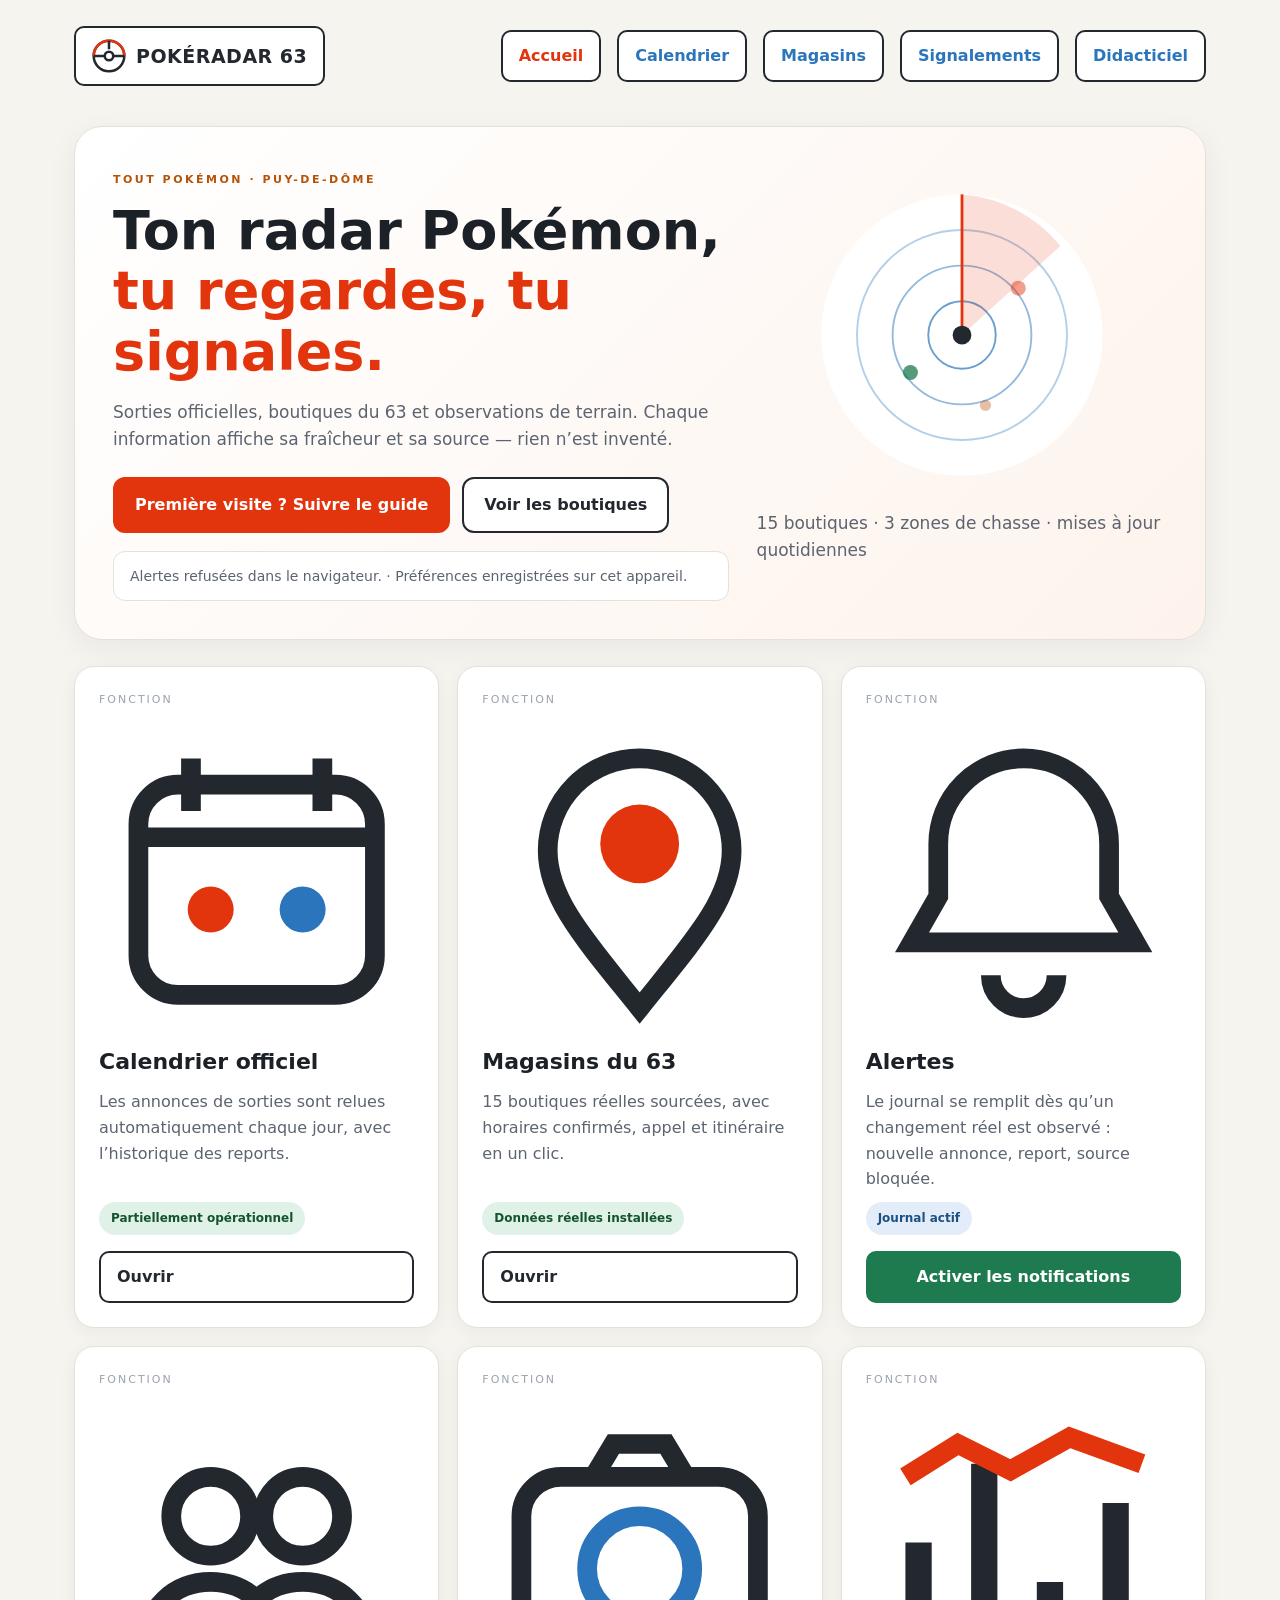
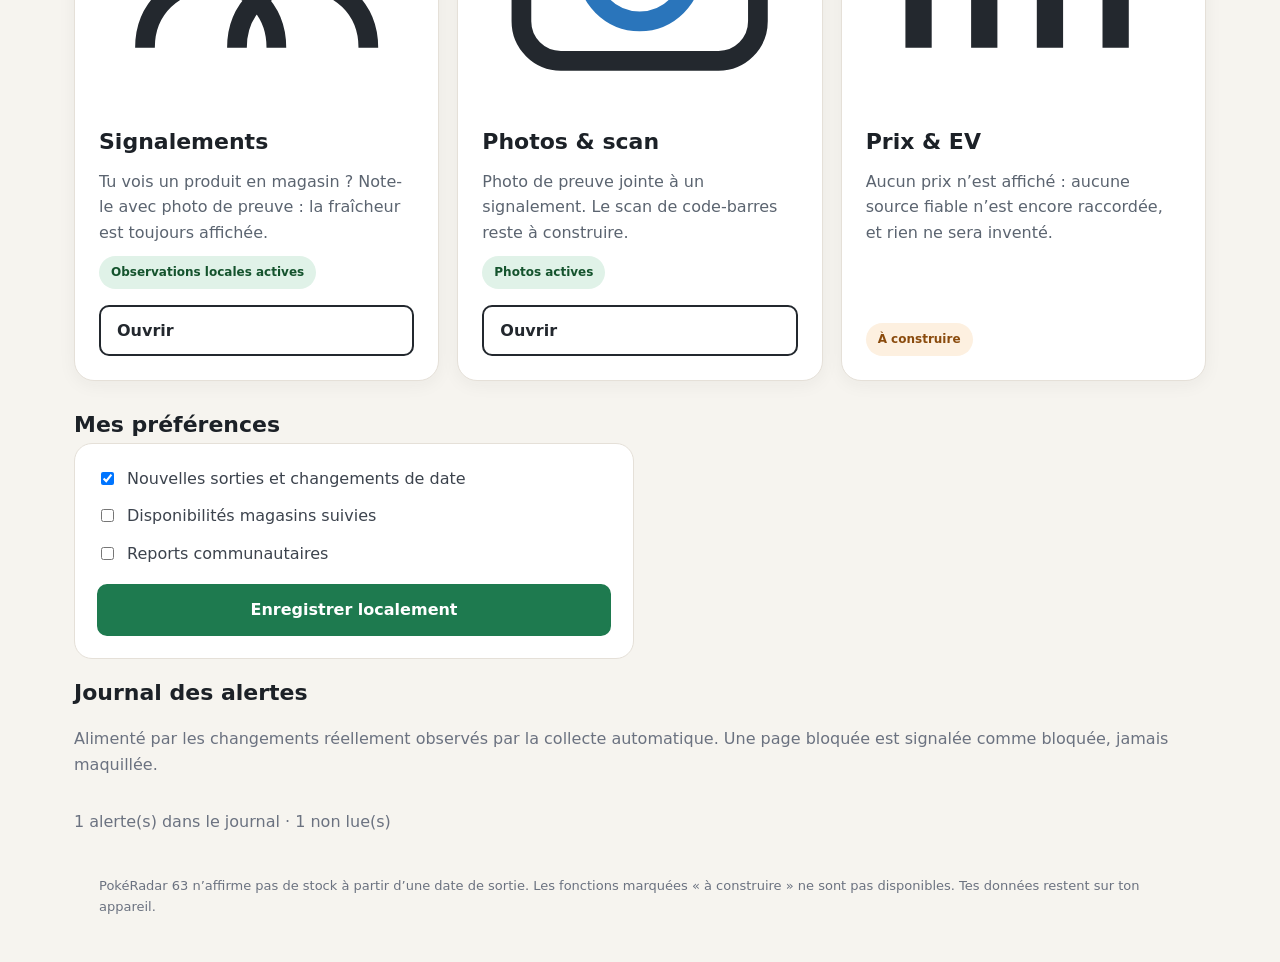
<file: index.html>
<!doctype html><html lang="fr"><head><meta charset="utf-8"><meta name="viewport" content="width=device-width,initial-scale=1"><title>PokéRadar 63 · Ton radar Pokémon dans le Puy-de-Dôme</title><link rel="stylesheet" href="shell.css"><script src="app-data.js" defer></script><script src="radar-auto/calendar-data.js" defer></script><script type="module" src="alerts.js"></script><script src="shell.js" defer></script></head><body><header><a class="brand" href="/"><svg viewBox="0 0 40 40" width="34" height="34" aria-hidden="true"><circle cx="20" cy="20" r="18" fill="#fff" stroke="#23282e" stroke-width="3"/><path d="M2 20a18 18 0 0 1 36 0" fill="none" stroke="#e3350d" stroke-width="3"/><path d="M2 20h36M20 2v10" stroke="#23282e" stroke-width="3"/><circle cx="20" cy="20" r="5" fill="#fff" stroke="#23282e" stroke-width="3"/></svg><strong>POKÉRADAR 63</strong></a><nav><a href="/" aria-current="page">Accueil</a><a href="/radar-auto/">Calendrier</a><a href="/magasins/">Magasins</a><a href="/signalements/">Signalements</a><a href="/tuto/">Didacticiel</a></nav></header><main><section class="hero"><div class="hero-text"><span>TOUT POKÉMON · PUY-DE-DÔME</span><h1>Ton radar Pokémon,<br><em>tu regardes, tu signales.</em></h1><p>Sorties officielles, boutiques du 63 et observations de terrain. Chaque information affiche sa fraîcheur et sa source — rien n’est inventé.</p><div class="cta"><a class="primary" href="/tuto/">Première visite ? Suivre le guide</a><a href="/magasins/">Voir les boutiques</a></div><div class="status" id="health"></div></div><div class="hero-art" aria-hidden="true"><svg viewBox="0 0 320 320" width="300" height="300"><circle cx="160" cy="160" r="150" fill="#fff"/><circle cx="160" cy="160" r="112" fill="none" stroke="#2a75bb" stroke-width="2" opacity=".35"/><circle cx="160" cy="160" r="74" fill="none" stroke="#2a75bb" stroke-width="2" opacity=".5"/><circle cx="160" cy="160" r="36" fill="none" stroke="#2a75bb" stroke-width="2" opacity=".7"/><g class="sweep"><path d="M160 160 L160 10 A150 150 0 0 1 265 65 Z" fill="#e3350d" opacity=".16"/><line x1="160" y1="160" x2="160" y2="10" stroke="#e3350d" stroke-width="3"/></g><circle cx="220" cy="110" r="8" fill="#e3350d"><animate attributeName="opacity" values="1;.2;1" dur="2s" repeatCount="indefinite"/></circle><circle cx="105" cy="200" r="8" fill="#1e7a4f"><animate attributeName="opacity" values=".3;1;.3" dur="2s" repeatCount="indefinite"/></circle><circle cx="185" cy="235" r="6" fill="#b45309"><animate attributeName="opacity" values="1;.3;1" dur="3s" repeatCount="indefinite"/></circle><circle cx="160" cy="160" r="10" fill="#23282e"/></svg><p class="muted">15 boutiques · 3 zones de chasse · mises à jour quotidiennes</p></div></section><section class="grid"><article class="f-calendar"><span>FONCTION</span><div class="icon"><svg viewBox="0 0 48 48" aria-hidden="true"><rect x="6" y="10" width="36" height="32" rx="6" fill="#fff" stroke="#23282e" stroke-width="3"/><path d="M6 18h36M14 6v8M34 6v8" stroke="#23282e" stroke-width="3"/><circle cx="17" cy="29" r="3.5" fill="#e3350d"/><circle cx="31" cy="29" r="3.5" fill="#2a75bb"/></svg></div><h2>Calendrier officiel</h2><p>Les annonces de sorties sont relues automatiquement chaque jour, avec l’historique des reports.</p><p class="state partial">Partiellement opérationnel</p><a href="/radar-auto/">Ouvrir</a></article><article class="f-stores"><span>FONCTION</span><div class="icon"><svg viewBox="0 0 48 48" aria-hidden="true"><path d="M24 44c8-10 14-16.5 14-24a14 14 0 1 0-28 0c0 7.5 6 14 14 24Z" fill="#fff" stroke="#23282e" stroke-width="3"/><circle cx="24" cy="19" r="6" fill="#e3350d"/></svg></div><h2>Magasins du 63</h2><p>15 boutiques réelles sourcées, avec horaires confirmés, appel et itinéraire en un clic.</p><p class="state partial">Données réelles installées</p><a href="/magasins/">Ouvrir</a></article><article class="f-alerts"><span>FONCTION</span><div class="icon"><svg viewBox="0 0 48 48" aria-hidden="true"><path d="M24 6a13 13 0 0 1 13 13v8l4 7H7l4-7v-8A13 13 0 0 1 24 6Z" fill="#fff" stroke="#23282e" stroke-width="3"/><path d="M19 39a5 5 0 0 0 10 0" stroke="#23282e" stroke-width="3" fill="none"/></svg></div><h2>Alertes</h2><p>Le journal se remplit dès qu’un changement réel est observé : nouvelle annonce, report, source bloquée.</p><p class="state beta">Journal actif</p><button id="notify">Activer les notifications</button></article><article class="f-community"><span>FONCTION</span><div class="icon"><svg viewBox="0 0 48 48" aria-hidden="true"><circle cx="17" cy="18" r="6" fill="#fff" stroke="#23282e" stroke-width="3"/><circle cx="31" cy="18" r="6" fill="#fff" stroke="#23282e" stroke-width="3"/><path d="M7 38c0-6 4.5-10 10-10s10 4 10 10M21 38c0-6 4.5-10 10-10s10 4 10 10" stroke="#23282e" stroke-width="3" fill="none"/></svg></div><h2>Signalements</h2><p>Tu vois un produit en magasin ? Note-le avec photo de preuve : la fraîcheur est toujours affichée.</p><p class="state partial">Observations locales actives</p><a href="/signalements/">Ouvrir</a></article><article class="f-photos"><span>FONCTION</span><div class="icon"><svg viewBox="0 0 48 48" aria-hidden="true"><rect x="6" y="12" width="36" height="28" rx="6" fill="#fff" stroke="#23282e" stroke-width="3"/><circle cx="24" cy="26" r="8" fill="#fff" stroke="#2a75bb" stroke-width="3"/><path d="M17 12l3-5h8l3 5" stroke="#23282e" stroke-width="3" fill="none"/></svg></div><h2>Photos & scan</h2><p>Photo de preuve jointe à un signalement. Le scan de code-barres reste à construire.</p><p class="state partial">Photos actives</p><a href="/signalements/">Ouvrir</a></article><article class="f-pricing"><span>FONCTION</span><div class="icon"><svg viewBox="0 0 48 48" aria-hidden="true"><path d="M8 38V22M18 38V10M28 38V28M38 38V16" stroke="#23282e" stroke-width="4" fill="none"/><path d="M6 12l8-5 8 4 9-5 11 4" stroke="#e3350d" stroke-width="3" fill="none"/></svg></div><h2>Prix & EV</h2><p>Aucun prix n’est affiché : aucune source fiable n’est encore raccordée, et rien ne sera inventé.</p><p class="state planned">À construire</p></article></section><section><h2>Mes préférences</h2><form id="prefs"><label><input type="checkbox" id="calendar" checked> Nouvelles sorties et changements de date</label><label><input type="checkbox" id="stores"> Disponibilités magasins suivies</label><label><input type="checkbox" id="community"> Reports communautaires</label><button type="submit">Enregistrer localement</button></form><p id="saved" role="status"></p></section><section><h2>Journal des alertes</h2><p class="muted">Alimenté par les changements réellement observés par la collecte automatique. Une page bloquée est signalée comme bloquée, jamais maquillée.</p><div id="journal"></div></section><footer>PokéRadar 63 n’affirme pas de stock à partir d’une date de sortie. Les fonctions marquées « à construire » ne sont pas disponibles. Tes données restent sur ton appareil.</footer></main></body></html>
</file>
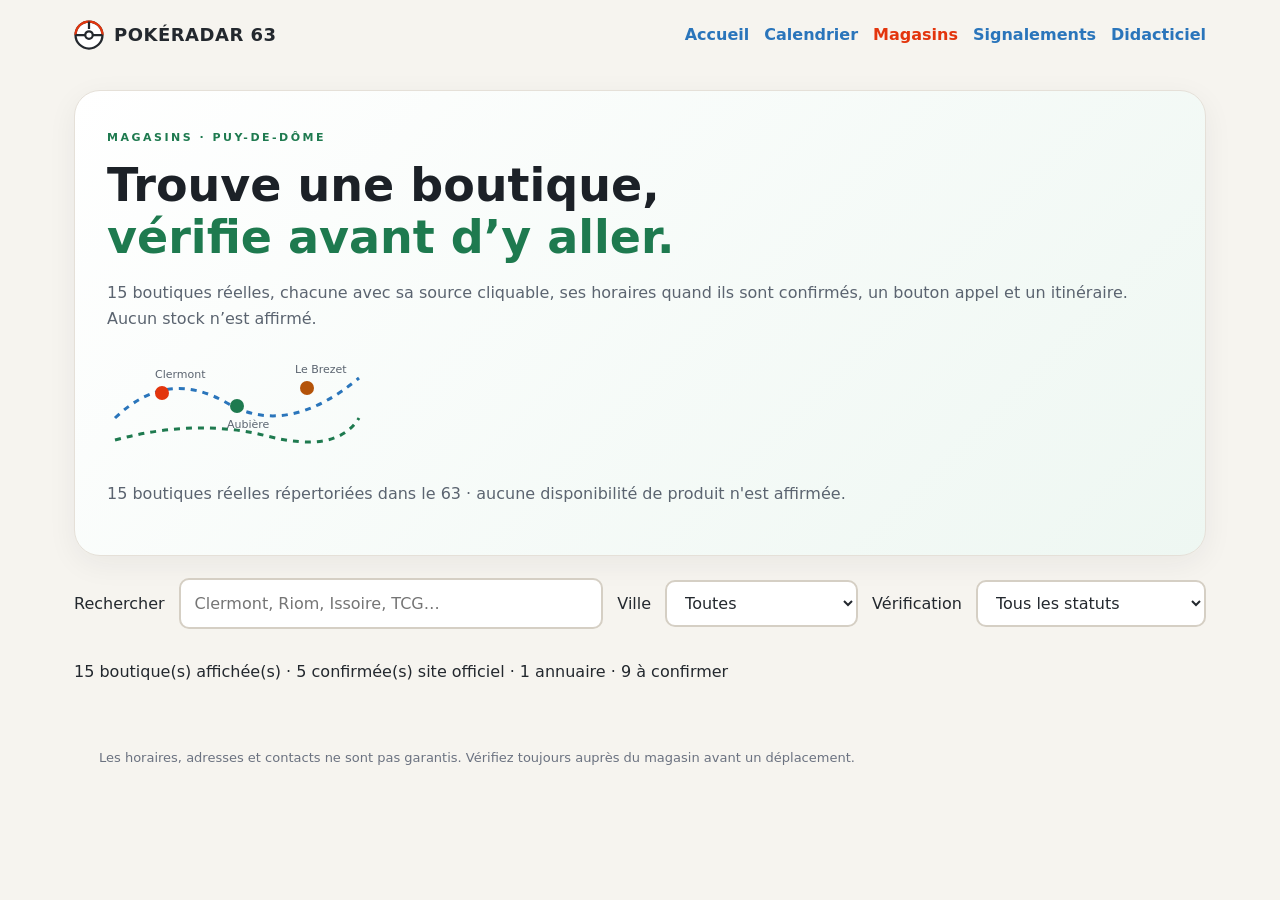
<file: magasins/index.html>
<!doctype html><html lang="fr"><head><meta charset="utf-8"><meta name="viewport" content="width=device-width,initial-scale=1"><title>PokéRadar 63 · Magasins du Puy-de-Dôme</title><link rel="stylesheet" href="stores.css"><script src="stores-data.js" defer></script><script src="stores.js" defer></script></head><body><header><a class="brand" href="/"><svg viewBox="0 0 40 40" width="30" height="30" aria-hidden="true"><circle cx="20" cy="20" r="18" fill="#fff" stroke="#23282e" stroke-width="3"/><path d="M2 20a18 18 0 0 1 36 0" fill="none" stroke="#e3350d" stroke-width="3"/><path d="M2 20h36M20 2v10" stroke="#23282e" stroke-width="3"/><circle cx="20" cy="20" r="5" fill="#fff" stroke="#23282e" stroke-width="3"/></svg><strong>POKÉRADAR 63</strong></a><nav><a href="/">Accueil</a><a href="/radar-auto/">Calendrier</a><a href="/magasins/" aria-current="page">Magasins</a><a href="/signalements/">Signalements</a><a href="/tuto/">Didacticiel</a></nav></header><main><section class="hero"><span>MAGASINS · PUY-DE-DÔME</span><h1>Trouve une boutique,<br><em>vérifie avant d’y aller.</em></h1><p>15 boutiques réelles, chacune avec sa source cliquable, ses horaires quand ils sont confirmés, un bouton appel et un itinéraire. Aucun stock n’est affirmé.</p><div class="map" aria-hidden="true"><svg viewBox="0 0 260 110" width="260" height="110"><path d="M8 70 Q60 20 120 55 T252 30" fill="none" stroke="#2a75bb" stroke-width="3" stroke-dasharray="6 6"/><path d="M8 92 Q90 70 160 88 T252 70" fill="none" stroke="#1e7a4f" stroke-width="3" stroke-dasharray="6 6"/><g fill="#e3350d"><circle cx="55" cy="45" r="7"/></g><g fill="#1e7a4f"><circle cx="130" cy="58" r="7"/></g><g fill="#b45309"><circle cx="200" cy="40" r="7"/></g><text x="48" y="30" font-size="11" fill="#5b6470">Clermont</text><text x="120" y="80" font-size="11" fill="#5b6470">Aubière</text><text x="188" y="25" font-size="11" fill="#5b6470">Le Brezet</text></svg></div><p id="health"></p></section><section class="toolbar"><label for="q">Rechercher</label><input id="q" type="search" placeholder="Clermont, Riom, Issoire, TCG…"><label for="city">Ville</label><select id="city"><option value="">Toutes</option></select><label for="verified">Vérification</label><select id="verified"><option value="">Tous les statuts</option><option value="official">Confirmé (site officiel)</option><option value="aggregator">Annuaire commercial</option><option value="community">TCG, à confirmer</option></select><p id="count"></p></section><div id="cards"></div><footer>Les horaires, adresses et contacts ne sont pas garantis. Vérifiez toujours auprès du magasin avant un déplacement.</footer></main></body></html>
</file>
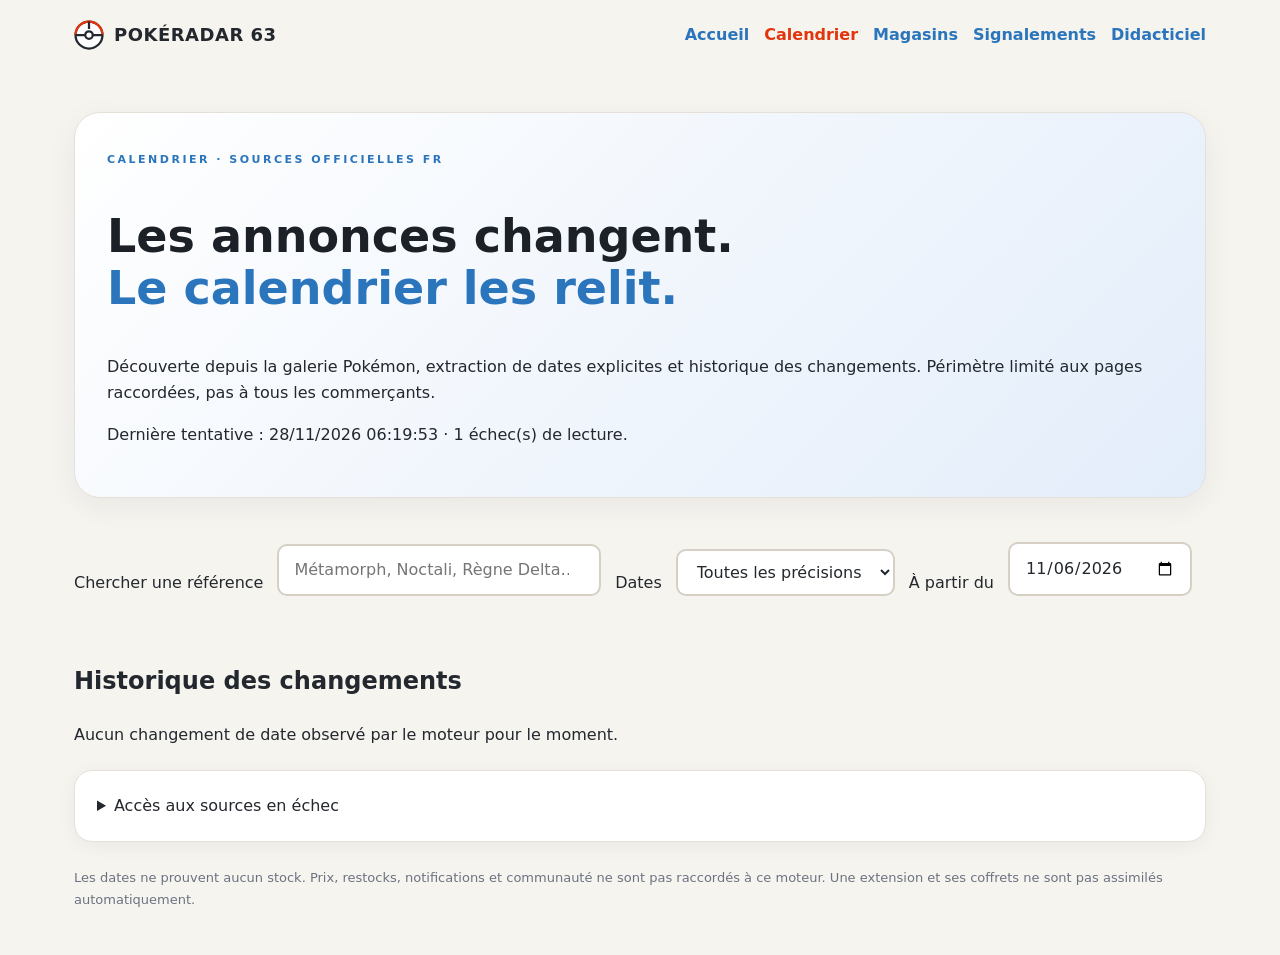
<file: radar-auto/index.html>
<!doctype html><html lang="fr"><head><meta charset="utf-8"><meta name="viewport" content="width=device-width,initial-scale=1"><title>PokéRadar 63 · calendrier officiel automatisé</title><link rel="stylesheet" href="auto.css"><script src="calendar-data.js" defer></script><script src="auto.js" defer></script></head><body><header><a class="brand" href="/"><svg viewBox="0 0 40 40" width="30" height="30" aria-hidden="true"><circle cx="20" cy="20" r="18" fill="#fff" stroke="#23282e" stroke-width="3"/><path d="M2 20a18 18 0 0 1 36 0" fill="none" stroke="#e3350d" stroke-width="3"/><path d="M2 20h36M20 2v10" stroke="#23282e" stroke-width="3"/><circle cx="20" cy="20" r="5" fill="#fff" stroke="#23282e" stroke-width="3"/></svg><strong>POKÉRADAR 63</strong></a><nav><a href="/">Accueil</a><a href="/radar-auto/" aria-current="page">Calendrier</a><a href="/magasins/">Magasins</a><a href="/signalements/">Signalements</a><a href="/tuto/">Didacticiel</a></nav></header><main><section class="hero"><span>CALENDRIER · SOURCES OFFICIELLES FR</span><h1>Les annonces changent.<br><em>Le calendrier les relit.</em></h1><p>Découverte depuis la galerie Pokémon, extraction de dates explicites et historique des changements. Périmètre limité aux pages raccordées, pas à tous les commerçants.</p><p id="health" role="status"></p></section><section class="toolbar"><label for="search">Chercher une référence</label><input id="search" type="search" placeholder="Métamorph, Noctali, Règne Delta…"><label for="precision">Dates</label><select id="precision"><option value="all">Toutes les précisions</option><option value="exact">Jour exact annoncé</option><option value="quarter">Trimestre seulement</option><option value="conflict">Contradiction</option><option value="unknown">Date non extraite</option></select><label for="from">À partir du</label><input id="from" type="date" value="2026-11-06"><p id="count"></p></section><div id="cards"></div><section><h2>Historique des changements</h2><div id="history"></div></section><details><summary>Accès aux sources en échec</summary><div id="errors"></div></details><footer>Les dates ne prouvent aucun stock. Prix, restocks, notifications et communauté ne sont pas raccordés à ce moteur. Une extension et ses coffrets ne sont pas assimilés automatiquement.</footer></main><dialog id="tutorial"><h2>Comprendre ce calendrier</h2><ol><li>Une tâche programmée consulte les pages sans message de votre part.</li><li>Un jour n’est enregistré que si une formulation de sortie explicite est reconnue.</li><li>Un trimestre reste un trimestre ; une date de publication ou d’expédition n’est pas une sortie.</li><li>Le calendrier conserve les changements observés, même lorsqu’une date précise disparaît.</li><li>Si une page échoue, l’ancienne information reste visible et signalée comme non revérifiée.</li><li>La tâche a un budget de 20 fiches par exécution : une liste restante peut attendre un prochain passage.</li></ol><p>Ce module ne découvre pas tous les réassorts du Web. Les autres fonctions du cahier des charges restent à développer.</p><button id="close">Compris</button></dialog></body></html>
</file>
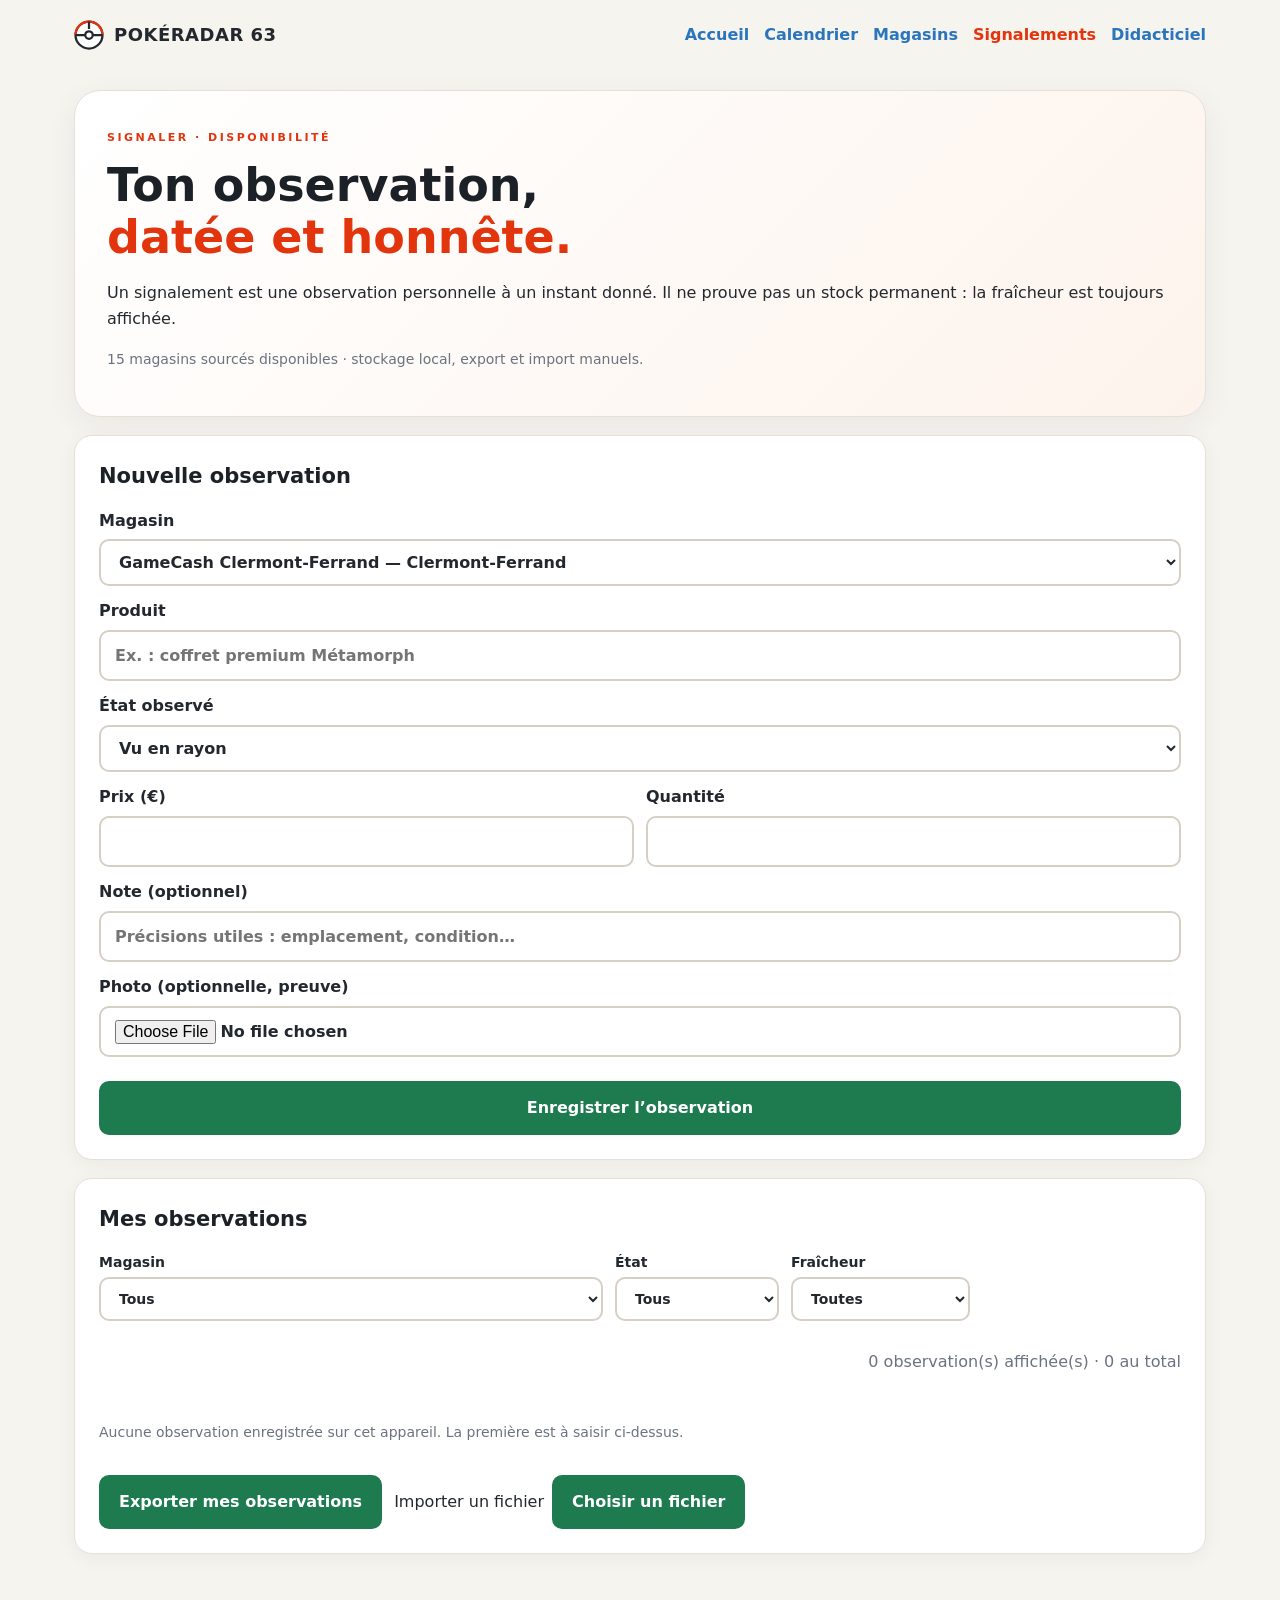
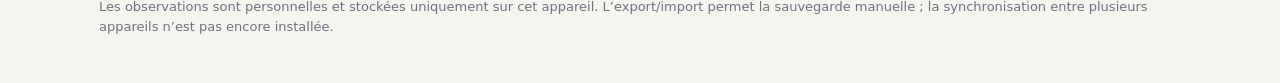
<file: signalements/index.html>
<!doctype html><html lang="fr"><head><meta charset="utf-8"><meta name="viewport" content="width=device-width,initial-scale=1"><title>PokéRadar 63 · Signalements</title><link rel="stylesheet" href="reports.css"><script src="../magasins/stores-data.js" defer></script><script type="module" src="reports.js"></script></head><body><header><a class="brand" href="/"><svg viewBox="0 0 40 40" width="30" height="30" aria-hidden="true"><circle cx="20" cy="20" r="18" fill="#fff" stroke="#23282e" stroke-width="3"/><path d="M2 20a18 18 0 0 1 36 0" fill="none" stroke="#e3350d" stroke-width="3"/><path d="M2 20h36M20 2v10" stroke="#23282e" stroke-width="3"/><circle cx="20" cy="20" r="5" fill="#fff" stroke="#23282e" stroke-width="3"/></svg><strong>POKÉRADAR 63</strong></a><nav><a href="/">Accueil</a><a href="/radar-auto/">Calendrier</a><a href="/magasins/">Magasins</a><a href="/signalements/" aria-current="page">Signalements</a><a href="/tuto/">Didacticiel</a></nav></header><main><section class="hero"><span>SIGNALER · DISPONIBILITÉ</span><h1>Ton observation,<br><em>datée et honnête.</em></h1><p>Un signalement est une observation personnelle à un instant donné. Il ne prouve pas un stock permanent : la fraîcheur est toujours affichée.</p><p id="health" class="muted"></p></section><section class="card"><h2>Nouvelle observation</h2><form id="form"><label>Magasin <select id="store" required></select></label><label>Produit <input id="product" maxlength="80" placeholder="Ex. : coffret premium Métamorph" required></label><label>État observé <select id="status"><option value="en-rayon">Vu en rayon</option><option value="rupture">Rupture constatée</option><option value="tirage-au-sort">Tirage au sort</option><option value="vente-decalee">Vente décalée</option></select></label><div class="row"><label>Prix (€) <input id="price" type="number" min="0" max="9999" step="0.01" inputmode="decimal"></label><label>Quantité <input id="quantity" type="number" min="0" max="999" step="1" inputmode="numeric"></label></div><label>Note (optionnel) <input id="note" maxlength="240" placeholder="Précisions utiles : emplacement, condition…"></label><label>Photo (optionnelle, preuve) <input id="photo" type="file" accept="image/*"></label><p id="formError" role="alert"></p><button type="submit">Enregistrer l’observation</button></form></section><section class="card"><h2>Mes observations</h2><div class="toolbar"><label>Magasin <select id="fStore"><option value="">Tous</option></select></label><label>État <select id="fStatus"><option value="">Tous</option><option value="en-rayon">Vu en rayon</option><option value="rupture">Rupture</option><option value="tirage-au-sort">Tirage au sort</option><option value="vente-decalee">Vente décalée</option></select></label><label>Fraîcheur <select id="fBucket"><option value="">Toutes</option><option value="fraîche">Fraîche (< 48 h)</option><option value="récente">Cette semaine</option><option value="ancienne">Ancienne</option><option value="périmée">Périmée</option></select></label><p id="count"></p></div><div id="cards"></div><div class="actions"><button id="export">Exporter mes observations</button><label class="import">Importer un fichier<button id="import" type="button">Choisir un fichier</button><input id="importFile" type="file" accept="application/json" hidden></label><p id="ioMsg" role="status"></p></div></section><footer>Les observations sont personnelles et stockées uniquement sur cet appareil. L’export/import permet la sauvegarde manuelle ; la synchronisation entre plusieurs appareils n’est pas encore installée.</footer></main></body></html>
</file>
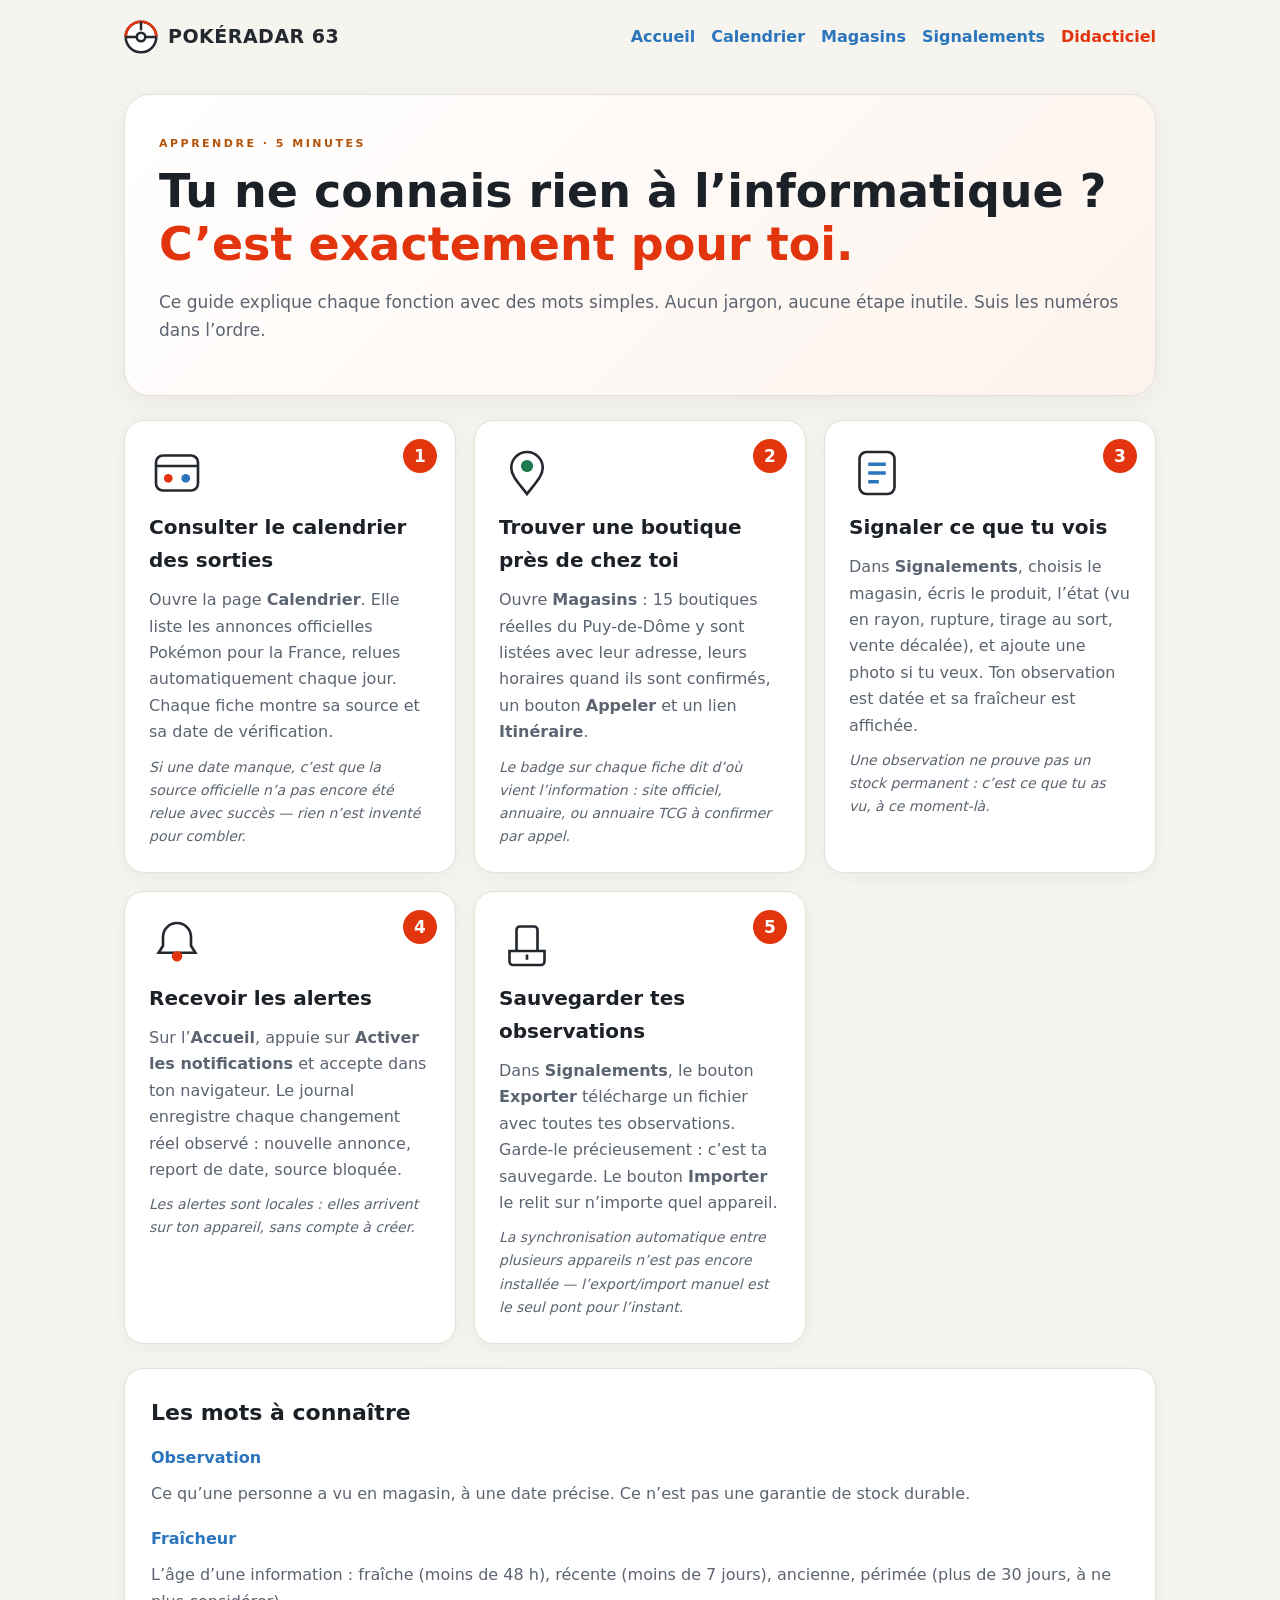
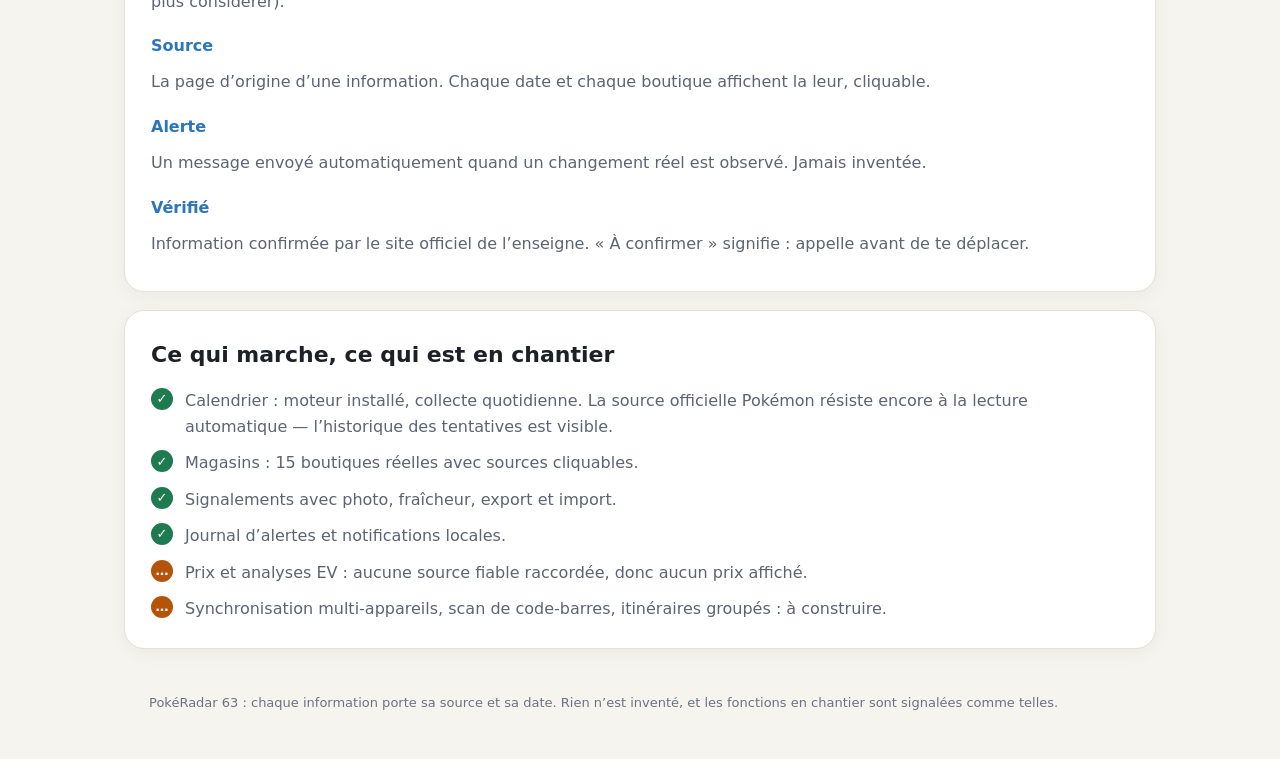
<file: tuto/index.html>
<!doctype html><html lang="fr"><head><meta charset="utf-8"><meta name="viewport" content="width=device-width,initial-scale=1"><title>PokéRadar 63 · Didacticiel — Apprendre en 5 minutes</title><link rel="stylesheet" href="tuto.css"></head><body><header><a class="brand" href="/"><svg viewBox="0 0 40 40" width="34" height="34" aria-hidden="true"><circle cx="20" cy="20" r="18" fill="#fff" stroke="#23282e" stroke-width="3"/><path d="M2 20a18 18 0 0 1 36 0" fill="none" stroke="#e3350d" stroke-width="3"/><path d="M2 20h36M20 2v10" stroke="#23282e" stroke-width="3"/><circle cx="20" cy="20" r="5" fill="#fff" stroke="#23282e" stroke-width="3"/></svg><strong>POKÉRADAR 63</strong></a><nav><a href="/">Accueil</a><a href="/radar-auto/">Calendrier</a><a href="/magasins/">Magasins</a><a href="/signalements/">Signalements</a><a href="/tuto/" aria-current="page">Didacticiel</a></nav></header><main><section class="hero"><span>APPRENDRE · 5 MINUTES</span><h1>Tu ne connais rien à l’informatique ?<br><em>C’est exactement pour toi.</em></h1><p>Ce guide explique chaque fonction avec des mots simples. Aucun jargon, aucune étape inutile. Suis les numéros dans l’ordre.</p></section><section class="steps"><article class="step"><div class="num">1</div><svg viewBox="0 0 64 64" aria-hidden="true"><rect x="8" y="12" width="48" height="40" rx="8" fill="#fff" stroke="#23282e" stroke-width="3"/><path d="M8 24h48" stroke="#23282e" stroke-width="3"/><circle cx="22" cy="38" r="5" fill="#e3350d"/><circle cx="42" cy="38" r="5" fill="#2a75bb"/></svg><h2>Consulter le calendrier des sorties</h2><p>Ouvre la page <strong>Calendrier</strong>. Elle liste les annonces officielles Pokémon pour la France, relues automatiquement chaque jour. Chaque fiche montre sa source et sa date de vérification.</p><p class="muted">Si une date manque, c’est que la source officielle n’a pas encore été relue avec succès — rien n’est inventé pour combler.</p></article><article class="step"><div class="num">2</div><svg viewBox="0 0 64 64" aria-hidden="true"><path d="M32 56c10-13 18-21 18-30a18 18 0 1 0-36 0c0 9 8 17 18 30Z" fill="#fff" stroke="#23282e" stroke-width="3"/><circle cx="32" cy="24" r="7" fill="#1e7a4f"/></svg><h2>Trouver une boutique près de chez toi</h2><p>Ouvre <strong>Magasins</strong> : 15 boutiques réelles du Puy-de-Dôme y sont listées avec leur adresse, leurs horaires quand ils sont confirmés, un bouton <strong>Appeler</strong> et un lien <strong>Itinéraire</strong>.</p><p class="muted">Le badge sur chaque fiche dit d’où vient l’information : site officiel, annuaire, ou annuaire TCG à confirmer par appel.</p></article><article class="step"><div class="num">3</div><svg viewBox="0 0 64 64" aria-hidden="true"><rect x="12" y="8" width="40" height="48" rx="8" fill="#fff" stroke="#23282e" stroke-width="3"/><path d="M22 22h20M22 32h20M22 42h12" stroke="#2a75bb" stroke-width="4"/></svg><h2>Signaler ce que tu vois</h2><p>Dans <strong>Signalements</strong>, choisis le magasin, écris le produit, l’état (vu en rayon, rupture, tirage au sort, vente décalée), et ajoute une photo si tu veux. Ton observation est datée et sa fraîcheur est affichée.</p><p class="muted">Une observation ne prouve pas un stock permanent : c’est ce que tu as vu, à ce moment-là.</p></article><article class="step"><div class="num">4</div><svg viewBox="0 0 64 64" aria-hidden="true"><path d="M32 8a16 16 0 0 1 16 16v10l5 8H11l5-8V24A16 16 0 0 1 32 8Z" fill="#fff" stroke="#23282e" stroke-width="3"/><circle cx="32" cy="46" r="6" fill="#e3350d"/></svg><h2>Recevoir les alertes</h2><p>Sur l’<strong>Accueil</strong>, appuie sur <strong>Activer les notifications</strong> et accepte dans ton navigateur. Le journal enregistre chaque changement réel observé : nouvelle annonce, report de date, source bloquée.</p><p class="muted">Les alertes sont locales : elles arrivent sur ton appareil, sans compte à créer.</p></article><article class="step"><div class="num">5</div><svg viewBox="0 0 64 64" aria-hidden="true"><path d="M12 40h40v12a4 4 0 0 1-4 4H16a4 4 0 0 1-4-4Z" fill="#fff" stroke="#23282e" stroke-width="3"/><path d="M20 40V16a4 4 0 0 1 4-4h16a4 4 0 0 1 4 4v24M32 44v6" stroke="#23282e" stroke-width="3" fill="none"/></svg><h2>Sauvegarder tes observations</h2><p>Dans <strong>Signalements</strong>, le bouton <strong>Exporter</strong> télécharge un fichier avec toutes tes observations. Garde-le précieusement : c’est ta sauvegarde. Le bouton <strong>Importer</strong> le relit sur n’importe quel appareil.</p><p class="muted">La synchronisation automatique entre plusieurs appareils n’est pas encore installée — l’export/import manuel est le seul pont pour l’instant.</p></article></section><section class="card"><h2>Les mots à connaître</h2><dl><dt>Observation</dt><dd>Ce qu’une personne a vu en magasin, à une date précise. Ce n’est pas une garantie de stock durable.</dd><dt>Fraîcheur</dt><dd>L’âge d’une information : fraîche (moins de 48 h), récente (moins de 7 jours), ancienne, périmée (plus de 30 jours, à ne plus considérer).</dd><dt>Source</dt><dd>La page d’origine d’une information. Chaque date et chaque boutique affichent la leur, cliquable.</dd><dt>Alerte</dt><dd>Un message envoyé automatiquement quand un changement réel est observé. Jamais inventée.</dd><dt>Vérifié</dt><dd>Information confirmée par le site officiel de l’enseigne. « À confirmer » signifie : appelle avant de te déplacer.</dd></dl></section><section class="card"><h2>Ce qui marche, ce qui est en chantier</h2><ul class="honest"><li class="ok">Calendrier : moteur installé, collecte quotidienne. La source officielle Pokémon résiste encore à la lecture automatique — l’historique des tentatives est visible.</li><li class="ok">Magasins : 15 boutiques réelles avec sources cliquables.</li><li class="ok">Signalements avec photo, fraîcheur, export et import.</li><li class="ok">Journal d’alertes et notifications locales.</li><li class="todo">Prix et analyses EV : aucune source fiable raccordée, donc aucun prix affiché.</li><li class="todo">Synchronisation multi-appareils, scan de code-barres, itinéraires groupés : à construire.</li></ul></section><footer>PokéRadar 63 : chaque information porte sa source et sa date. Rien n’est inventé, et les fonctions en chantier sont signalées comme telles.</footer></main></body></html>
</file>
<file: shell.css>
*{box-sizing:border-box}html{color-scheme:light}body{margin:0;background:#f6f4ef;color:#23282e;font:16px/1.6 system-ui,-apple-system,"Segoe UI",Roboto,sans-serif}header,main{max-width:1180px;margin:auto;padding:20px 24px}header{display:flex;justify-content:space-between;align-items:center;gap:18px;flex-wrap:wrap}.brand{display:flex;align-items:center;gap:10px;text-decoration:none;color:inherit}.brand strong{font-size:19px;letter-spacing:.5px}nav a{color:#2a75bb;margin-left:16px;text-decoration:none;font-weight:700}nav a[aria-current]{color:#e3350d}.hero{display:grid;grid-template-columns:1.2fr .8fr;gap:28px;align-items:center;padding:38px;border:1px solid #e5e0d8;border-radius:28px;background:linear-gradient(135deg,#ffffff,#fdf3ec);box-shadow:0 8px 30px rgba(35,40,46,.06)}.hero span{font-size:11px;letter-spacing:2.5px;color:#b45309;font-weight:800}h1{font-size:clamp(32px,4.6vw,54px);line-height:1.12;margin:10px 0;color:#1c2127}em{color:#e3350d;font-style:normal}.hero p{color:#5b6470;font-size:17px}.cta{display:flex;gap:12px;flex-wrap:wrap;margin:18px 0}.cta a{text-decoration:none;padding:13px 20px;border-radius:12px;font-weight:800;border:2px solid #23282e;background:#fff;color:#23282e}.cta .primary{background:#e3350d;border-color:#e3350d;color:#fff}.hero-art{display:grid;justify-items:center;gap:8px}.sweep{transform-origin:160px 160px;animation:spin 6s linear infinite}@keyframes spin{to{transform:rotate(360deg)}}.status{margin-top:14px;padding:13px 16px;border-radius:12px;background:#fff;border:1px solid #e5e0d8;color:#5b6470;font-size:14px}.grid{display:grid;grid-template-columns:repeat(auto-fit,minmax(300px,1fr));gap:18px;margin:26px 0}article{padding:24px;border:1px solid #e5e0d8;background:#fff;border-radius:20px;display:flex;flex-direction:column;gap:10px;box-shadow:0 4px 18px rgba(35,40,46,.05)}article>span{font-size:11px;letter-spacing:2px;color:#9aa3ad}.icon svg{display:block}.f-calendar .icon{color:#2a75bb}.f-stores .icon{color:#1e7a4f}.f-alerts .icon{color:#b45309}.f-community .icon{color:#e3350d}.f-photos .icon{color:#6d5bb8}.f-pricing .icon{color:#23282e}h2{margin:0;font-size:22px;color:#1c2127}article p{color:#5b6470;margin:0}.state{margin-top:auto;padding:7px 12px;border-radius:999px;font-size:12px;font-weight:800;width:fit-content}.partial{background:#e0f2e8;color:#14532d}.beta{background:#e3edfa;color:#1d4f82}.planned{background:#fdf0e0;color:#8a4b0d}a,button{display:inline-block;margin-top:6px;padding:11px 16px;border-radius:10px;border:2px solid #23282e;background:#fff;color:#23282e;text-decoration:none;font:inherit;font-weight:700;cursor:pointer}button{background:#1e7a4f;border-color:#1e7a4f;color:#fff}form{display:grid;gap:12px;max-width:560px;padding:22px;border:1px solid #e5e0d8;border-radius:18px;background:#fff}label{display:flex;gap:10px;align-items:center;color:#3c434d}#saved{color:#1e7a4f}.muted{color:#6b7280}#journal{display:grid;gap:12px;margin-top:14px}.alert{padding:16px 18px;border:1px solid #e5e0d8;border-left:4px solid #e3350d;background:#fff;border-radius:12px}.alert.read{opacity:.55;border-left-color:#cbd2da}.alert h3{margin:4px 0;font-size:17px}.alert strong{font-size:11px;letter-spacing:2px;color:#e3350d}footer{padding:25px;color:#6b7280;font-size:13px}:focus-visible{outline:3px solid #b45309;outline-offset:3px}@media(max-width:820px){.hero{grid-template-columns:1fr}.hero-art{display:none}header,main{padding:16px}}
</file>
<file: magasins/stores.css>
*{box-sizing:border-box}html{color-scheme:light}body{margin:0;background:#f6f4ef;color:#23282e;font:16px/1.6 system-ui,-apple-system,"Segoe UI",Roboto,sans-serif}header,main{max-width:1180px;margin:auto;padding:20px 24px}header{display:flex;justify-content:space-between;align-items:center;gap:18px;flex-wrap:wrap}.brand{display:flex;align-items:center;gap:10px;text-decoration:none;color:inherit}.brand strong{font-size:18px;letter-spacing:.5px}nav a{color:#2a75bb;margin-left:15px;text-decoration:none;font-weight:700}nav a[aria-current]{color:#e3350d}.hero{padding:32px;border:1px solid #e5e0d8;border-radius:26px;background:linear-gradient(135deg,#ffffff,#eef7f2);box-shadow:0 8px 30px rgba(35,40,46,.06)}.hero span{font-size:11px;letter-spacing:2.5px;color:#1e7a4f;font-weight:800}h1{font-size:clamp(28px,4.4vw,46px);line-height:1.15;margin:10px 0;color:#1c2127}em{color:#1e7a4f;font-style:normal}.hero p{color:#5b6470}.map{margin-top:14px}input,select{min-height:46px;padding:11px 14px;border-radius:10px;border:2px solid #d5cfc4;background:#fff;color:#23282e;font:inherit}.toolbar{display:flex;flex-wrap:wrap;gap:14px;align-items:center;padding:22px 0}.toolbar input{flex:1;min-width:220px}#cards{display:grid;grid-template-columns:repeat(auto-fit,minmax(310px,1fr));gap:18px}article{padding:22px;border:1px solid #e5e0d8;background:#fff;border-radius:18px;box-shadow:0 4px 18px rgba(35,40,46,.05)}article h2{margin:6px 0;font-size:20px;color:#1c2127}.tag{display:inline-block;padding:4px 10px;border-radius:999px;font-size:12px;font-weight:800}.verified{background:#e0f2e8;color:#14532d}.agg{background:#e3edfa;color:#1d4f82}.unverified{background:#fdf0e0;color:#8a4b0d}.muted{color:#6b7280;font-size:14px}.src{font-size:12.5px}a{color:#2a75bb}footer{padding:25px;color:#6b7280;font-size:13px}:focus-visible{outline:3px solid #b45309;outline-offset:3px}@media(max-width:640px){header,main{padding:16px}.hero{padding:22px}}
</file>
<file: radar-auto/auto.css>
*{box-sizing:border-box}html{color-scheme:light}body{margin:0;background:#f6f4ef;color:#23282e;font:16px/1.65 system-ui,-apple-system,"Segoe UI",Roboto,sans-serif}header,main{max-width:1180px;margin:auto;padding:20px 24px}header{display:flex;align-items:center;justify-content:space-between;gap:20px;flex-wrap:wrap}.brand{display:flex;align-items:center;gap:10px;text-decoration:none;color:inherit}.brand strong{font-size:18px;letter-spacing:.5px}nav a{color:#2a75bb;margin-left:15px;text-decoration:none;font-weight:700}nav a[aria-current]{color:#e3350d}.hero{padding:32px;border:1px solid #e5e0d8;border-radius:26px;background:linear-gradient(135deg,#ffffff,#e3edfa);box-shadow:0 8px 30px rgba(35,40,46,.06)}.hero span{color:#2a75bb;letter-spacing:2.5px;font-size:11px;font-weight:800}h1{font-size:clamp(28px,4.4vw,46px);line-height:1.15;color:#1c2127}em{font-style:normal;color:#2a75bb}input,select,button{font:inherit;min-height:46px;padding:11px 15px;border:2px solid #d5cfc4;border-radius:10px;background:#fff;color:#23282e}button{cursor:pointer;background:#2a75bb;border-color:#2a75bb;color:#fff;font-weight:700}.toolbar{display:flex;align-items:end;flex-wrap:wrap;gap:14px;padding:22px 0}.toolbar input[type=search]{flex:1;min-width:200px}#cards{display:grid;grid-template-columns:1fr 1fr;gap:18px}article,details{padding:22px;border:1px solid #e5e0d8;background:#fff;border-radius:18px;box-shadow:0 4px 18px rgba(35,40,46,.05)}article h2{font-size:21px;line-height:1.3;color:#1c2127}article strong{color:#1e7a4f}.warning{color:#b45309;font-weight:600}a{color:#2a75bb}section{margin:22px 0}.event{border-left:3px solid #1e7a4f;padding:10px 18px;margin:15px 0;background:#fff;border-radius:0 10px 10px 0}dialog{background:#fff;color:#23282e;border:1px solid #d5cfc4;border-radius:20px;max-width:650px;width:calc(100% - 30px);box-shadow:0 20px 60px rgba(35,40,46,.2)}dialog::backdrop{background:#23282e55}footer{padding:25px 0;color:#6b7280;font-size:13px}:focus-visible{outline:3px solid #b45309;outline-offset:3px}@media(max-width:820px){#cards{grid-template-columns:1fr}header,main{padding:16px}}
</file>
<file: signalements/reports.css>
*{box-sizing:border-box}html{color-scheme:light}body{margin:0;background:#f6f4ef;color:#23282e;font:16px/1.6 system-ui,-apple-system,"Segoe UI",Roboto,sans-serif}header,main{max-width:1180px;margin:auto;padding:20px 24px}header{display:flex;justify-content:space-between;align-items:center;gap:18px;flex-wrap:wrap}.brand{display:flex;align-items:center;gap:10px;text-decoration:none;color:inherit}.brand strong{font-size:18px;letter-spacing:.5px}nav a{color:#2a75bb;margin-left:15px;text-decoration:none;font-weight:700}nav a[aria-current]{color:#e3350d}.hero{padding:32px;border:1px solid #e5e0d8;border-radius:26px;background:linear-gradient(135deg,#ffffff,#fdf3ec);box-shadow:0 8px 30px rgba(35,40,46,.06)}.hero span{font-size:11px;letter-spacing:2.5px;color:#e3350d;font-weight:800}h1{font-size:clamp(28px,4.4vw,46px);line-height:1.15;margin:10px 0;color:#1c2127}em{color:#e3350d;font-style:normal}h2{margin:0 0 14px;font-size:21px;color:#1c2127}.card{padding:24px;border:1px solid #e5e0d8;background:#fff;border-radius:18px;margin:18px 0;box-shadow:0 4px 18px rgba(35,40,46,.05)}input,select{min-height:46px;padding:11px 14px;border-radius:10px;border:2px solid #d5cfc4;background:#fff;color:#23282e;font:inherit;width:100%}form{display:grid;gap:12px}form label{display:grid;gap:6px;font-weight:700}.row{display:grid;grid-template-columns:1fr 1fr;gap:12px}.toolbar{display:flex;flex-wrap:wrap;gap:12px;align-items:end;margin-bottom:16px}.toolbar label{display:grid;gap:4px;font-size:14px;font-weight:700}.toolbar select{min-height:42px}#count{color:#6b7280;margin-left:auto}button{padding:12px 18px;border-radius:10px;border:2px solid #1e7a4f;background:#1e7a4f;color:#fff;font:inherit;font-weight:700;cursor:pointer}button.danger{background:#fff;color:#b3261e;border-color:#e5b4b0}#formError{color:#b3261e;font-weight:700;margin:0}.actions{display:flex;flex-wrap:wrap;gap:12px;align-items:center;margin-top:18px}.import{display:flex;gap:8px;align-items:center}#ioMsg{color:#1e7a4f;font-weight:600}#cards{display:grid;gap:12px}article{padding:16px 18px;border:1px solid #e5e0d8;background:#fff;border-radius:14px;display:grid;grid-template-columns:1fr auto;gap:6px 14px;box-shadow:0 3px 12px rgba(35,40,46,.04)}article h3{margin:0;font-size:18px;color:#1c2127}.badge{display:inline-block;padding:4px 10px;border-radius:999px;font-size:12px;font-weight:800}.b-en-rayon{background:#e0f2e8;color:#14532d}.b-rupture{background:#fbe4e2;color:#8c1d18}.b-tirage-au-sort{background:#e3edfa;color:#1d4f82}.b-vente-decalee{background:#fdf0e0;color:#8a4b0d}.fresh-fraîche{color:#1e7a4f}.fresh-récente{color:#2a75bb}.fresh-ancienne{color:#b45309}.fresh-périmée{color:#b3261e;font-weight:700}.muted{color:#6b7280;font-size:14px}.thumb{grid-row:span 3;max-width:90px;max-height:90px;border-radius:10px;object-fit:cover}a{color:#2a75bb}footer{padding:25px;color:#6b7280;font-size:13px}:focus-visible{outline:3px solid #b45309;outline-offset:3px}@media(max-width:640px){header,main{padding:16px}.row{grid-template-columns:1fr}article{grid-template-columns:1fr}}
</file>
<file: tuto/tuto.css>
*{box-sizing:border-box}html{color-scheme:light}body{margin:0;background:#f6f4ef;color:#23282e;font:16px/1.65 system-ui,-apple-system,"Segoe UI",Roboto,sans-serif}header,main{max-width:1080px;margin:auto;padding:20px 24px}header{display:flex;justify-content:space-between;align-items:center;gap:18px;flex-wrap:wrap}.brand{display:flex;align-items:center;gap:10px;text-decoration:none;color:inherit}.brand strong{font-size:19px;letter-spacing:.5px}nav a{color:#2a75bb;margin-left:16px;text-decoration:none;font-weight:700}nav a[aria-current]{color:#e3350d}.hero{padding:34px;border:1px solid #e5e0d8;border-radius:26px;background:linear-gradient(135deg,#ffffff,#fdf3ec);box-shadow:0 8px 30px rgba(35,40,46,.06)}.hero span{font-size:11px;letter-spacing:2.5px;color:#b45309;font-weight:800}h1{font-size:clamp(28px,4.4vw,46px);line-height:1.15;margin:10px 0;color:#1c2127}em{color:#e3350d;font-style:normal}.hero p{color:#5b6470;font-size:17px}.steps{display:grid;grid-template-columns:repeat(auto-fit,minmax(280px,1fr));gap:18px;margin:24px 0}.step{position:relative;padding:24px;border:1px solid #e5e0d8;background:#fff;border-radius:20px;box-shadow:0 4px 18px rgba(35,40,46,.05);display:flex;flex-direction:column;gap:10px}.num{position:absolute;top:18px;right:18px;width:34px;height:34px;border-radius:50%;background:#e3350d;color:#fff;display:grid;place-items:center;font-weight:800;font-size:17px}.step svg{width:56px;height:56px}.step h2{margin:0;font-size:20px;color:#1c2127}.step p{margin:0;color:#5b6470}.muted{color:#9aa3ad;font-size:14px;font-style:italic}.card{padding:26px;border:1px solid #e5e0d8;background:#fff;border-radius:20px;margin:18px 0;box-shadow:0 4px 18px rgba(35,40,46,.05)}.card h2{margin:0 0 14px;font-size:22px;color:#1c2127}dl{display:grid;gap:10px;margin:0}dt{font-weight:800;color:#2a75bb}dd{margin:0 0 8px;color:#5b6470}.honest{list-style:none;padding:0;margin:0;display:grid;gap:10px}.honest li{padding-left:34px;position:relative;color:#5b6470}.honest li::before{position:absolute;left:0;top:0;width:22px;height:22px;border-radius:50%;display:grid;place-items:center;font-size:13px;font-weight:800;color:#fff}.ok::before{content:"✓";background:#1e7a4f}.todo::before{content:"…";background:#b45309}footer{padding:25px;color:#6b7280;font-size:13px}:focus-visible{outline:3px solid #b45309;outline-offset:3px}@media(max-width:640px){header,main{padding:16px}}
</file>
